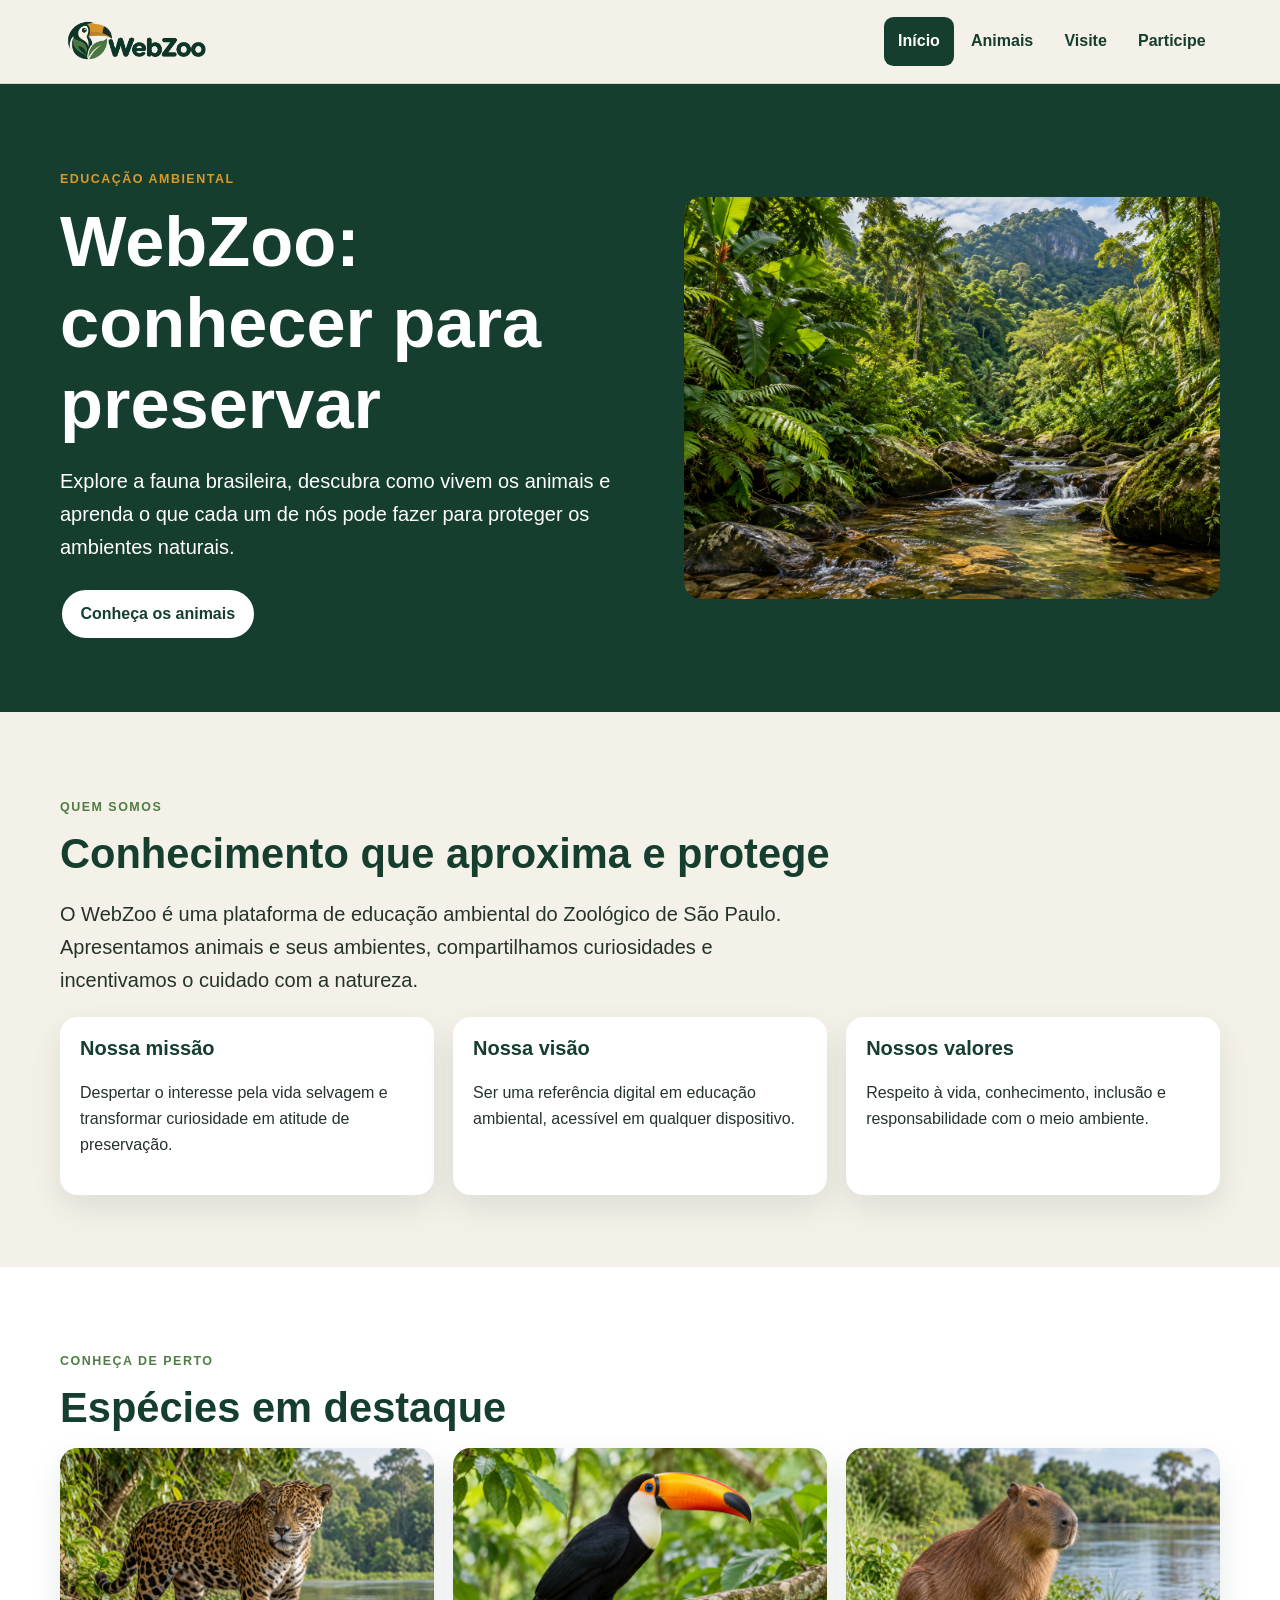
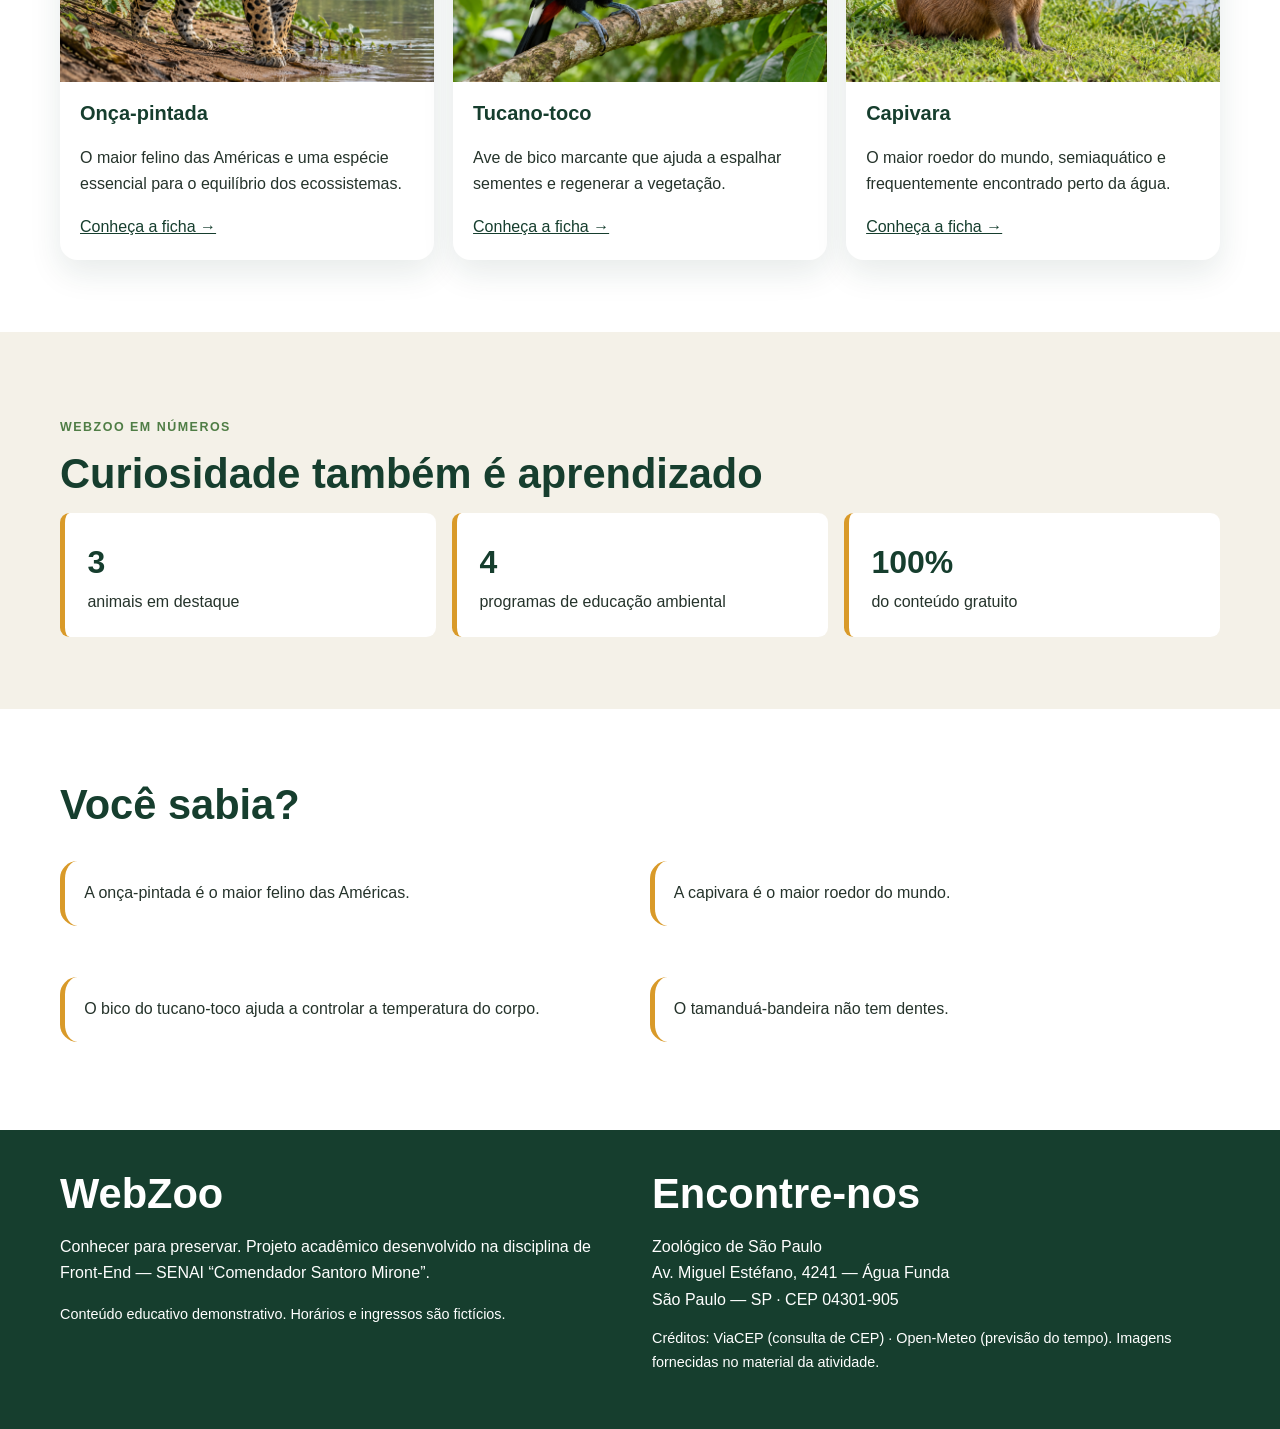
<file: index.html>
<!doctype html>
<html lang="pt-BR"><head><meta charset="utf-8"><meta name="viewport" content="width=device-width, initial-scale=1">
<meta name="description" content="Conheça a fauna brasileira e descubra como proteger os ambientes naturais.">
<title>Início | WebZoo</title><link rel="icon" href="assets/logo/favicon.png" type="image/png"><link rel="stylesheet" href="css/style.css"></head>
<body>
<a class="skip-link" href="#conteudo">Pular para o conteúdo principal</a>
<header class="site-header"><div class="header-inner">
<a href="index.html" aria-label="WebZoo — página inicial"><img class="logo" src="assets/logo/webzoo_logo.png" alt="WebZoo"></a>
<button class="menu-toggle" type="button" aria-label="Abrir menu" aria-controls="primary-navigation" aria-expanded="false">☰</button>
<nav class="site-nav" id="primary-navigation" aria-label="Navegação principal"><a href="index.html" aria-current="page">Início</a><a href="animais.html">Animais</a><a href="visite.html">Visite</a><a href="participe.html">Participe</a></nav>
</div></header><main id="conteudo">
<section class="hero"><div class="container hero-grid"><div><p class="eyebrow">Educação ambiental</p><h1>WebZoo: conhecer para preservar</h1><p class="lead">Explore a fauna brasileira, descubra como vivem os animais e aprenda o que cada um de nós pode fazer para proteger os ambientes naturais.</p><div class="actions"><a class="button button--light" href="animais.html">Conheça os animais</a><a class="button button--outline" href="visite.html">Planeje sua visita</a></div></div><img src="assets/imagens/floresta.png" alt="Paisagem de floresta verde, habitat de diversas espécies brasileiras"></div></section>
<section class="section"><div class="container"><p class="eyebrow">Quem somos</p><h2>Conhecimento que aproxima e protege</h2><p class="lead">O WebZoo é uma plataforma de educação ambiental do Zoológico de São Paulo. Apresentamos animais e seus ambientes, compartilhamos curiosidades e incentivamos o cuidado com a natureza.</p><div class="grid grid--3"><article class="card card-body"><h3>Nossa missão</h3><p>Despertar o interesse pela vida selvagem e transformar curiosidade em atitude de preservação.</p></article><article class="card card-body"><h3>Nossa visão</h3><p>Ser uma referência digital em educação ambiental, acessível em qualquer dispositivo.</p></article><article class="card card-body"><h3>Nossos valores</h3><p>Respeito à vida, conhecimento, inclusão e responsabilidade com o meio ambiente.</p></article></div></div></section>
<section class="section section--white"><div class="container"><p class="eyebrow">Conheça de perto</p><h2>Espécies em destaque</h2><div class="grid grid--3">
<article class="card"><img src="assets/imagens/onca_pintada.png" alt="Onça-pintada com pelagem amarelada e rosetas escuras"><div class="card-body"><h3>Onça-pintada</h3><p>O maior felino das Américas e uma espécie essencial para o equilíbrio dos ecossistemas.</p><a href="animais.html">Conheça a ficha →</a></div></article>
<article class="card"><img src="assets/imagens/tucano_toco.png" alt="Tucano-toco com bico grande alaranjado"><div class="card-body"><h3>Tucano-toco</h3><p>Ave de bico marcante que ajuda a espalhar sementes e regenerar a vegetação.</p><a href="animais.html">Conheça a ficha →</a></div></article>
<article class="card"><img src="assets/imagens/capivara.png" alt="Capivara em ambiente natural"><div class="card-body"><h3>Capivara</h3><p>O maior roedor do mundo, semiaquático e frequentemente encontrado perto da água.</p><a href="animais.html">Conheça a ficha →</a></div></article>
</div></div></section>
<section class="section"><div class="container"><p class="eyebrow">WebZoo em números</p><h2>Curiosidade também é aprendizado</h2><div class="stats"><article class="stat"><strong>3</strong>animais em destaque</article><article class="stat"><strong>4</strong>programas de educação ambiental</article><article class="stat"><strong>100%</strong>do conteúdo gratuito</article></div></div></section>
<section class="section section--white"><div class="container"><h2>Você sabia?</h2><div class="grid grid--2"><p class="notice">A onça-pintada é o maior felino das Américas.</p><p class="notice">A capivara é o maior roedor do mundo.</p><p class="notice">O bico do tucano-toco ajuda a controlar a temperatura do corpo.</p><p class="notice">O tamanduá-bandeira não tem dentes.</p></div></div></section>
</main>
<footer class="site-footer"><div class="container footer-grid">
<section><h2>WebZoo</h2><p>Conhecer para preservar. Projeto acadêmico desenvolvido na disciplina de Front-End — SENAI “Comendador Santoro Mirone”.</p><p class="small">Conteúdo educativo demonstrativo. Horários e ingressos são fictícios.</p></section>
<section><h2>Encontre-nos</h2><address>Zoológico de São Paulo<br>Av. Miguel Estéfano, 4241 — Água Funda<br>São Paulo — SP · CEP 04301-905</address><p class="small">Créditos: ViaCEP (consulta de CEP) · Open-Meteo (previsão do tempo). Imagens fornecidas no material da atividade.</p></section>
</div></footer>
<script src="js/menu.js" defer></script>
</body></html>
</file>
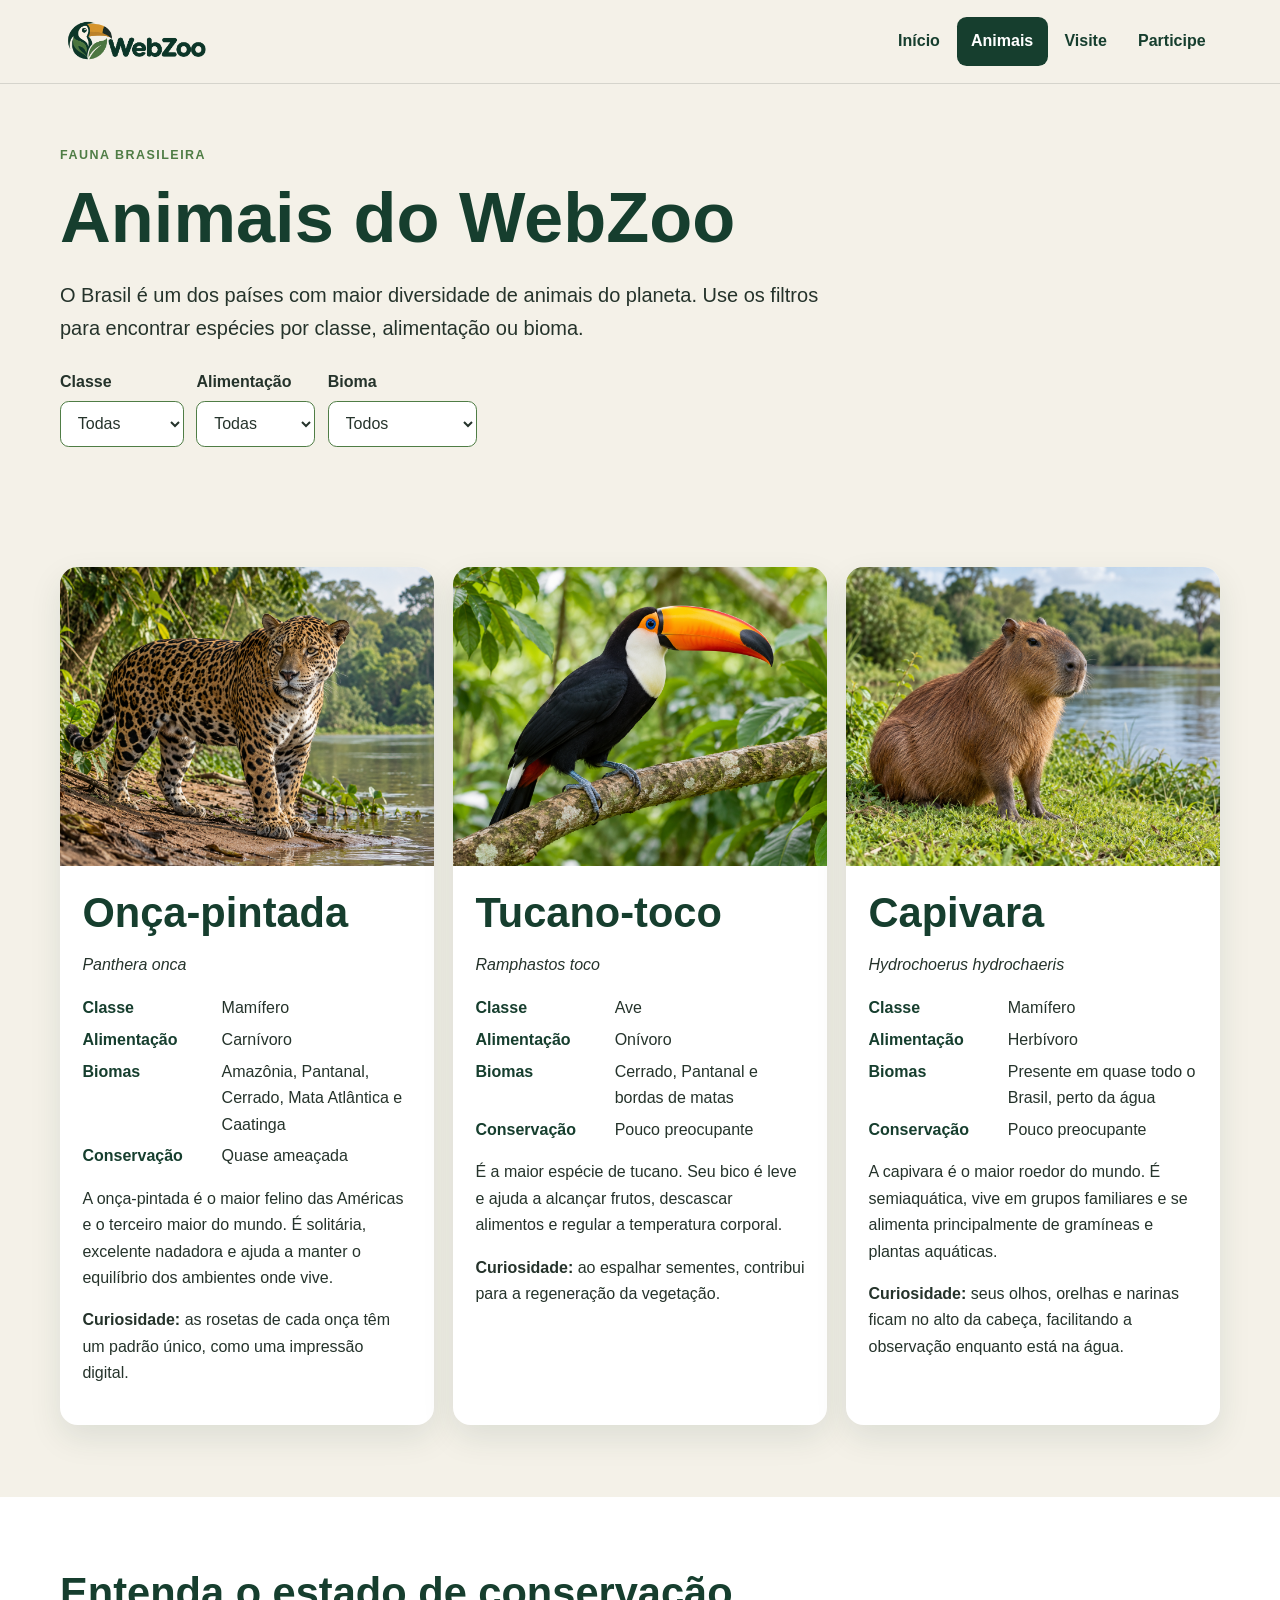
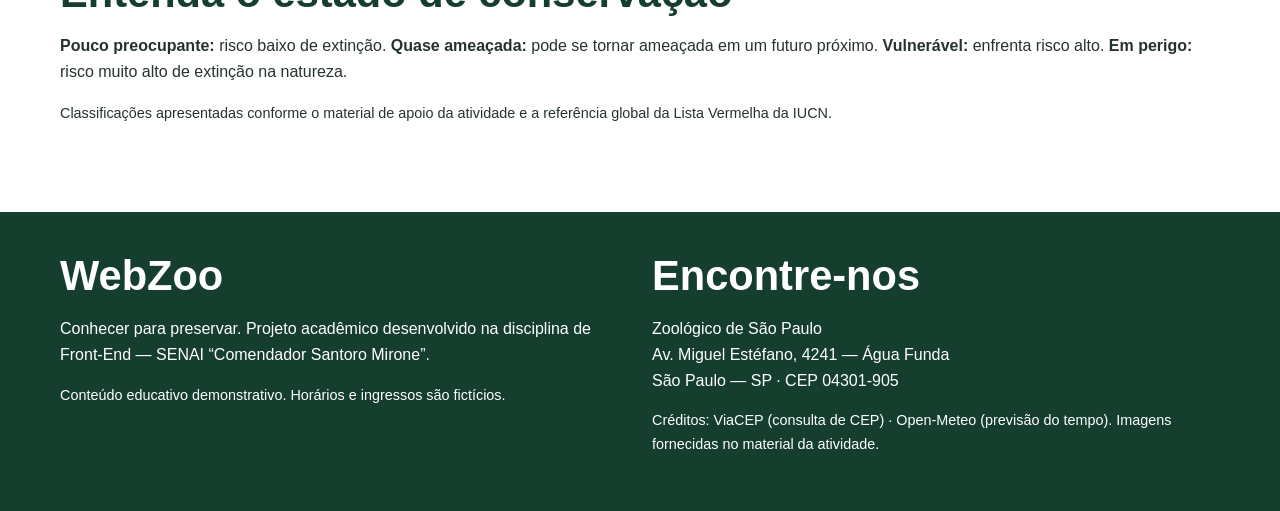
<file: animais.html>
<!doctype html><html lang="pt-BR"><head><meta charset="utf-8"><meta name="viewport" content="width=device-width, initial-scale=1"><meta name="description" content="Fichas de animais da fauna brasileira."><title>Animais | WebZoo</title><link rel="icon" href="assets/logo/favicon.png" type="image/png"><link rel="stylesheet" href="css/style.css"><script src="js/animais.js" defer></script></head><body>
<a class="skip-link" href="#conteudo">Pular para o conteúdo principal</a>
<header class="site-header"><div class="header-inner">
<a href="index.html" aria-label="WebZoo — página inicial"><img class="logo" src="assets/logo/webzoo_logo.png" alt="WebZoo"></a>
<button class="menu-toggle" type="button" aria-label="Abrir menu" aria-controls="primary-navigation" aria-expanded="false">☰</button>
<nav class="site-nav" id="primary-navigation" aria-label="Navegação principal"><a href="index.html">Início</a><a href="animais.html" aria-current="page">Animais</a><a href="visite.html">Visite</a><a href="participe.html">Participe</a></nav>
</div></header><main id="conteudo"><section class="container page-intro"><p class="eyebrow">Fauna brasileira</p><h1>Animais do WebZoo</h1><p class="lead">O Brasil é um dos países com maior diversidade de animais do planeta. Use os filtros para encontrar espécies por classe, alimentação ou bioma.</p>
<div class="filters"><div class="field"><label for="filter-class">Classe</label><select id="filter-class"><option value="">Todas</option><option value="Mamífero">Mamíferos</option><option value="Ave">Aves</option></select></div><div class="field"><label for="filter-food">Alimentação</label><select id="filter-food"><option value="">Todas</option><option>Carnívoro</option><option>Herbívoro</option><option>Onívoro</option></select></div><div class="field"><label for="filter-biome">Bioma</label><select id="filter-biome"><option value="">Todos</option><option>Amazônia</option><option>Cerrado</option><option>Pantanal</option><option>Mata Atlântica</option></select></div></div>
<p id="filter-empty" class="filter-empty" hidden>Nenhum animal encontrado com esses filtros.</p></section>
<section class="container section" aria-label="Fichas dos animais"><div class="grid grid--3">
<article class="card animal-card" data-animal data-class="Mamífero" data-food="Carnívoro" data-biome="Amazônia|Pantanal|Cerrado|Mata Atlântica"><img src="assets/imagens/onca_pintada.png" alt="Onça-pintada, felino de pelagem amarelada com manchas em rosetas"><div class="card-body"><h2>Onça-pintada</h2><p><em>Panthera onca</em></p><dl><dt>Classe</dt><dd>Mamífero</dd><dt>Alimentação</dt><dd>Carnívoro</dd><dt>Biomas</dt><dd>Amazônia, Pantanal, Cerrado, Mata Atlântica e Caatinga</dd><dt>Conservação</dt><dd>Quase ameaçada</dd></dl><p>A onça-pintada é o maior felino das Américas e o terceiro maior do mundo. É solitária, excelente nadadora e ajuda a manter o equilíbrio dos ambientes onde vive.</p><p><strong>Curiosidade:</strong> as rosetas de cada onça têm um padrão único, como uma impressão digital.</p></div></article>
<article class="card animal-card" data-animal data-class="Ave" data-food="Onívoro" data-biome="Cerrado|Pantanal"><img src="assets/imagens/tucano_toco.png" alt="Tucano-toco, ave de plumagem preta e bico alaranjado"><div class="card-body"><h2>Tucano-toco</h2><p><em>Ramphastos toco</em></p><dl><dt>Classe</dt><dd>Ave</dd><dt>Alimentação</dt><dd>Onívoro</dd><dt>Biomas</dt><dd>Cerrado, Pantanal e bordas de matas</dd><dt>Conservação</dt><dd>Pouco preocupante</dd></dl><p>É a maior espécie de tucano. Seu bico é leve e ajuda a alcançar frutos, descascar alimentos e regular a temperatura corporal.</p><p><strong>Curiosidade:</strong> ao espalhar sementes, contribui para a regeneração da vegetação.</p></div></article>
<article class="card animal-card" data-animal data-class="Mamífero" data-food="Herbívoro" data-biome="Amazônia|Pantanal|Cerrado|Mata Atlântica"><img src="assets/imagens/capivara.png" alt="Capivara, maior roedor do mundo, próxima à água"><div class="card-body"><h2>Capivara</h2><p><em>Hydrochoerus hydrochaeris</em></p><dl><dt>Classe</dt><dd>Mamífero</dd><dt>Alimentação</dt><dd>Herbívoro</dd><dt>Biomas</dt><dd>Presente em quase todo o Brasil, perto da água</dd><dt>Conservação</dt><dd>Pouco preocupante</dd></dl><p>A capivara é o maior roedor do mundo. É semiaquática, vive em grupos familiares e se alimenta principalmente de gramíneas e plantas aquáticas.</p><p><strong>Curiosidade:</strong> seus olhos, orelhas e narinas ficam no alto da cabeça, facilitando a observação enquanto está na água.</p></div></article>
</div></section><section class="section section--white"><div class="container"><h2>Entenda o estado de conservação</h2><p><strong>Pouco preocupante:</strong> risco baixo de extinção. <strong>Quase ameaçada:</strong> pode se tornar ameaçada em um futuro próximo. <strong>Vulnerável:</strong> enfrenta risco alto. <strong>Em perigo:</strong> risco muito alto de extinção na natureza.</p><p class="small">Classificações apresentadas conforme o material de apoio da atividade e a referência global da Lista Vermelha da IUCN.</p></div></section></main>
<footer class="site-footer"><div class="container footer-grid">
<section><h2>WebZoo</h2><p>Conhecer para preservar. Projeto acadêmico desenvolvido na disciplina de Front-End — SENAI “Comendador Santoro Mirone”.</p><p class="small">Conteúdo educativo demonstrativo. Horários e ingressos são fictícios.</p></section>
<section><h2>Encontre-nos</h2><address>Zoológico de São Paulo<br>Av. Miguel Estéfano, 4241 — Água Funda<br>São Paulo — SP · CEP 04301-905</address><p class="small">Créditos: ViaCEP (consulta de CEP) · Open-Meteo (previsão do tempo). Imagens fornecidas no material da atividade.</p></section>
</div></footer>
<script src="js/menu.js" defer></script>
</body></html>
</file>
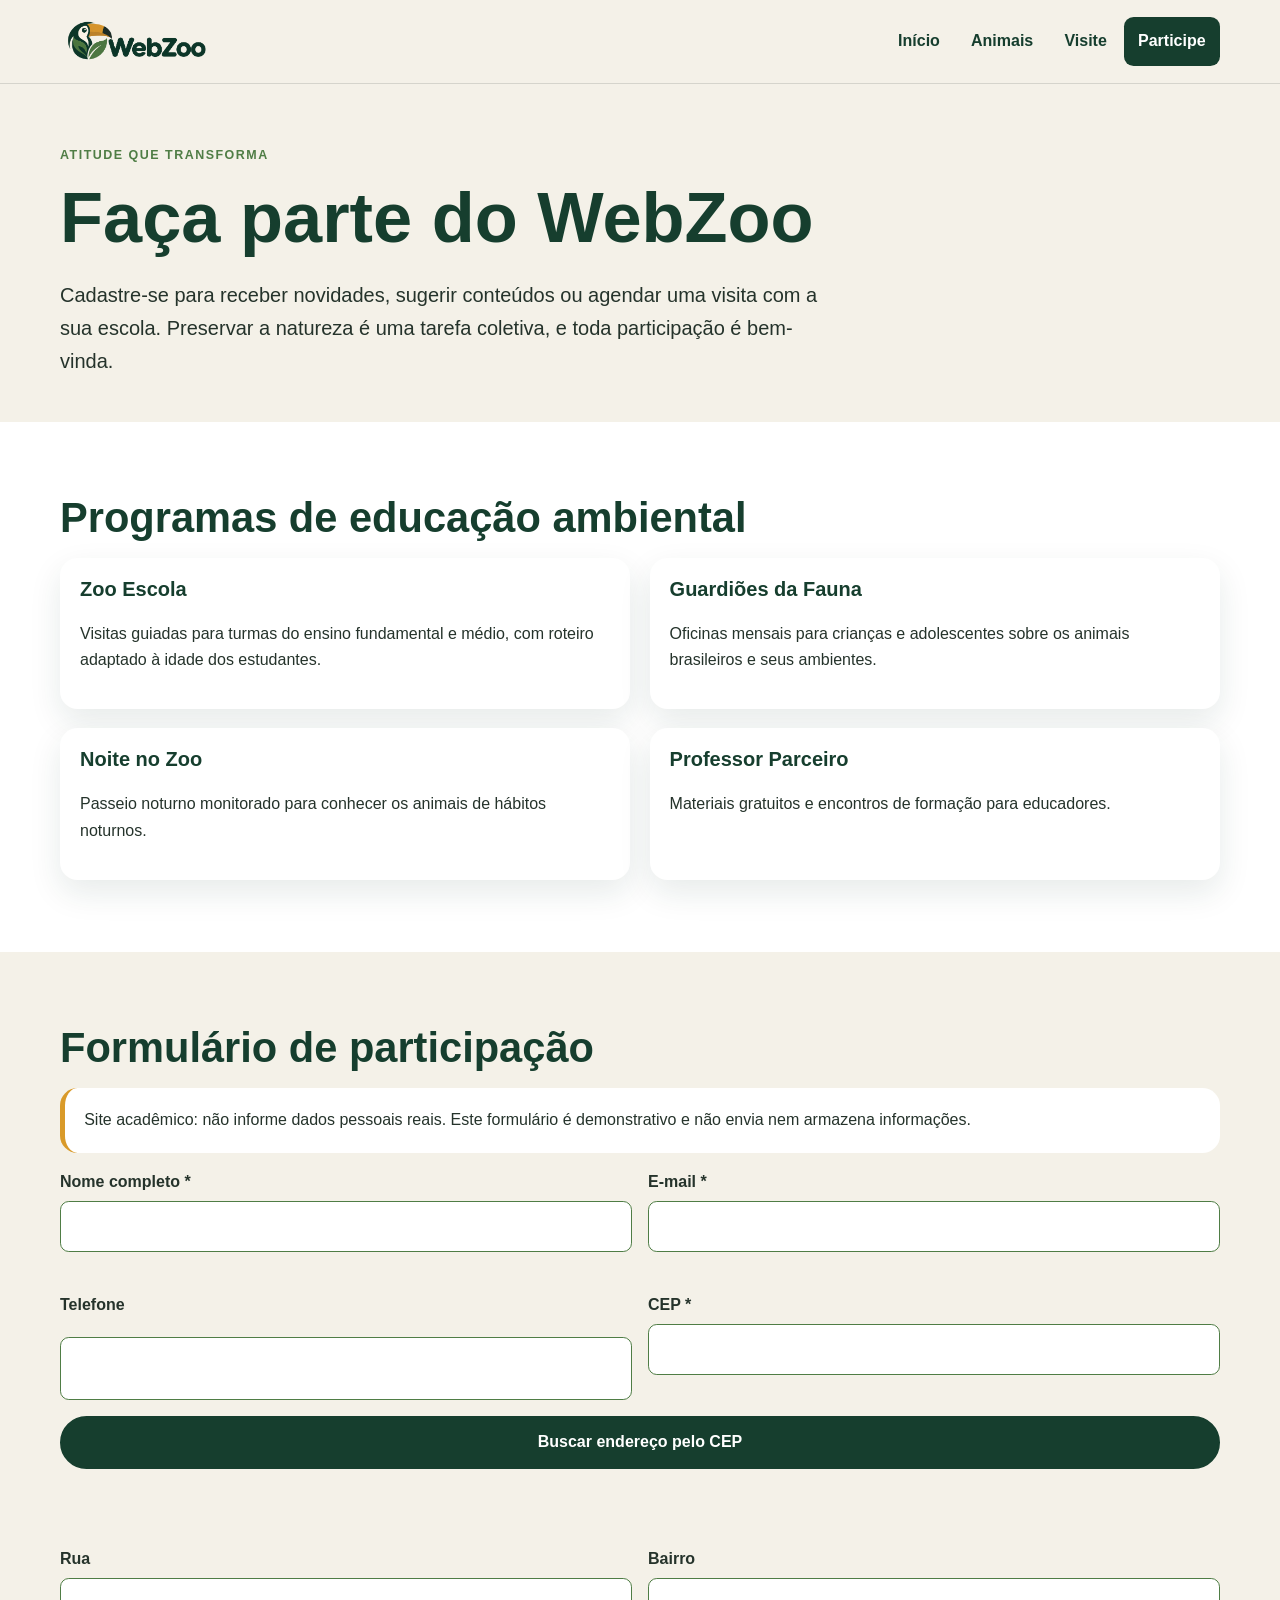
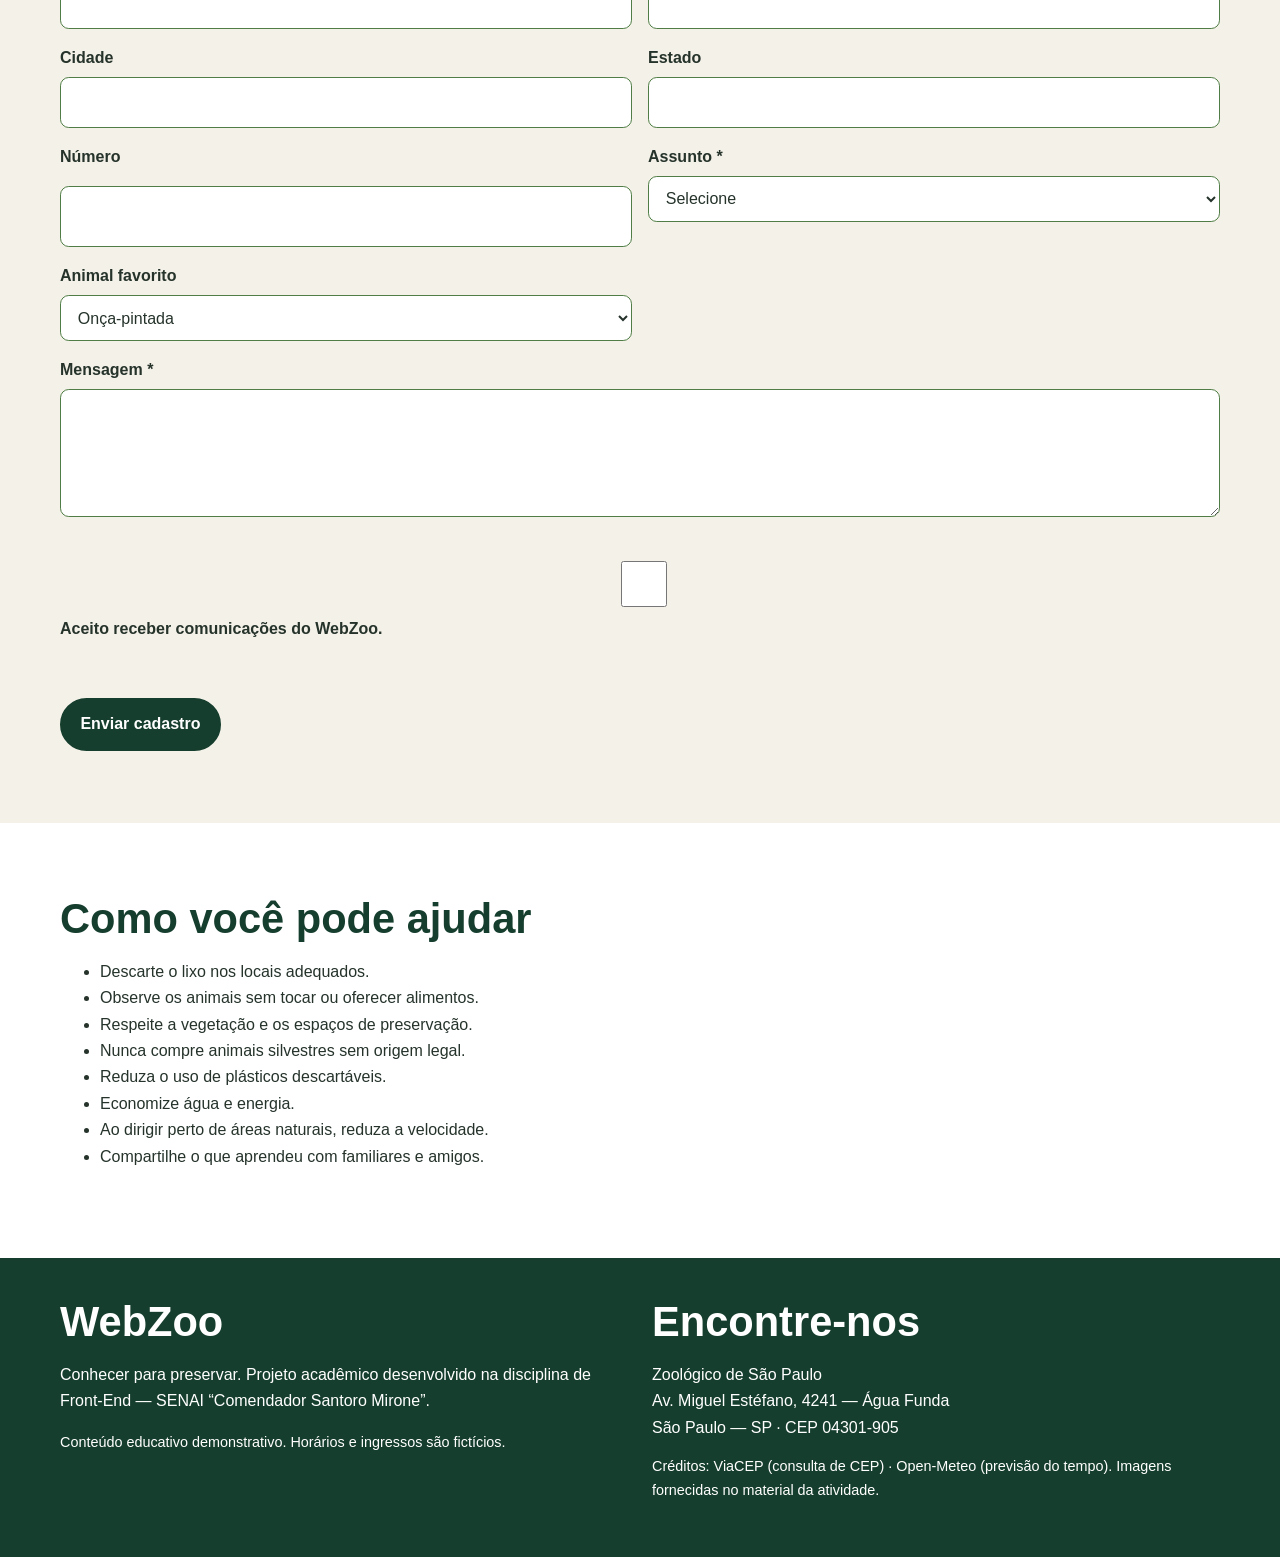
<file: participe.html>
<!doctype html><html lang="pt-BR"><head><meta charset="utf-8"><meta name="viewport" content="width=device-width, initial-scale=1"><meta name="description" content="Participe dos programas de educação ambiental do WebZoo."><title>Participe | WebZoo</title><link rel="icon" href="assets/logo/favicon.png" type="image/png"><link rel="stylesheet" href="css/style.css"><script src="js/cep.js" defer></script><script src="js/formulario.js" defer></script></head><body>
<a class="skip-link" href="#conteudo">Pular para o conteúdo principal</a>
<header class="site-header"><div class="header-inner">
<a href="index.html" aria-label="WebZoo — página inicial"><img class="logo" src="assets/logo/webzoo_logo.png" alt="WebZoo"></a>
<button class="menu-toggle" type="button" aria-label="Abrir menu" aria-controls="primary-navigation" aria-expanded="false">☰</button>
<nav class="site-nav" id="primary-navigation" aria-label="Navegação principal"><a href="index.html">Início</a><a href="animais.html">Animais</a><a href="visite.html">Visite</a><a href="participe.html" aria-current="page">Participe</a></nav>
</div></header><main id="conteudo"><section class="container page-intro"><p class="eyebrow">Atitude que transforma</p><h1>Faça parte do WebZoo</h1><p class="lead">Cadastre-se para receber novidades, sugerir conteúdos ou agendar uma visita com a sua escola. Preservar a natureza é uma tarefa coletiva, e toda participação é bem-vinda.</p></section>
<section class="section section--white"><div class="container"><h2>Programas de educação ambiental</h2><div class="grid grid--2"><article class="card card-body"><h3>Zoo Escola</h3><p>Visitas guiadas para turmas do ensino fundamental e médio, com roteiro adaptado à idade dos estudantes.</p></article><article class="card card-body"><h3>Guardiões da Fauna</h3><p>Oficinas mensais para crianças e adolescentes sobre os animais brasileiros e seus ambientes.</p></article><article class="card card-body"><h3>Noite no Zoo</h3><p>Passeio noturno monitorado para conhecer os animais de hábitos noturnos.</p></article><article class="card card-body"><h3>Professor Parceiro</h3><p>Materiais gratuitos e encontros de formação para educadores.</p></article></div></div></section>
<section class="section"><div class="container"><h2>Formulário de participação</h2><p class="notice">Site acadêmico: não informe dados pessoais reais. Este formulário é demonstrativo e não envia nem armazena informações.</p><form id="participation-form" novalidate><div class="form-grid">
<div class="field"><label for="name">Nome completo *</label><input id="name" name="name" autocomplete="name" required><span id="name-error" class="field-error"></span></div>
<div class="field"><label for="email">E-mail *</label><input id="email" name="email" type="email" autocomplete="email" required><span id="email-error" class="field-error"></span></div>
<div class="field"><label for="phone">Telefone</label><input id="phone" name="phone" type="tel" autocomplete="tel"></div>
<div class="field"><label for="cep">CEP *</label><input id="cep" name="cep" inputmode="numeric" autocomplete="postal-code" maxlength="8" required><span id="cep-error" class="field-error"></span></div>
<div class="field full"><button id="cep-button" type="button">Buscar endereço pelo CEP</button><p id="cep-result" class="api-result" aria-live="polite"></p></div>
<div class="field"><label for="street">Rua</label><input id="street" name="street" autocomplete="address-line1" readonly></div>
<div class="field"><label for="neighborhood">Bairro</label><input id="neighborhood" name="neighborhood" readonly></div>
<div class="field"><label for="city">Cidade</label><input id="city" name="city" autocomplete="address-level2" readonly></div>
<div class="field"><label for="state">Estado</label><input id="state" name="state" autocomplete="address-level1" readonly></div>
<div class="field"><label for="number">Número</label><input id="number" name="number"></div>
<div class="field"><label for="subject">Assunto *</label><select id="subject" name="subject" required><option value="">Selecione</option><option>Receber novidades</option><option>Visita escolar</option><option>Sugerir conteúdo</option><option>Outro</option></select><span id="subject-error" class="field-error"></span></div>
<div class="field"><label for="favorite">Animal favorito</label><select id="favorite" name="favorite"><option>Onça-pintada</option><option>Tucano-toco</option><option>Capivara</option></select></div>
<div class="field full"><label for="message">Mensagem *</label><textarea id="message" name="message" required minlength="10"></textarea><span id="message-error" class="field-error"></span></div>
<div class="field full"><label><input id="consent" name="consent" type="checkbox" required> Aceito receber comunicações do WebZoo.</label></div>
</div><p id="form-status" class="api-result" aria-live="polite"></p><button type="submit">Enviar cadastro</button></form></div></section>
<section class="section section--white"><div class="container"><h2>Como você pode ajudar</h2><ul><li>Descarte o lixo nos locais adequados.</li><li>Observe os animais sem tocar ou oferecer alimentos.</li><li>Respeite a vegetação e os espaços de preservação.</li><li>Nunca compre animais silvestres sem origem legal.</li><li>Reduza o uso de plásticos descartáveis.</li><li>Economize água e energia.</li><li>Ao dirigir perto de áreas naturais, reduza a velocidade.</li><li>Compartilhe o que aprendeu com familiares e amigos.</li></ul></div></section></main>
<footer class="site-footer"><div class="container footer-grid">
<section><h2>WebZoo</h2><p>Conhecer para preservar. Projeto acadêmico desenvolvido na disciplina de Front-End — SENAI “Comendador Santoro Mirone”.</p><p class="small">Conteúdo educativo demonstrativo. Horários e ingressos são fictícios.</p></section>
<section><h2>Encontre-nos</h2><address>Zoológico de São Paulo<br>Av. Miguel Estéfano, 4241 — Água Funda<br>São Paulo — SP · CEP 04301-905</address><p class="small">Créditos: ViaCEP (consulta de CEP) · Open-Meteo (previsão do tempo). Imagens fornecidas no material da atividade.</p></section>
</div></footer>
<script src="js/menu.js" defer></script>
</body></html>
</file>
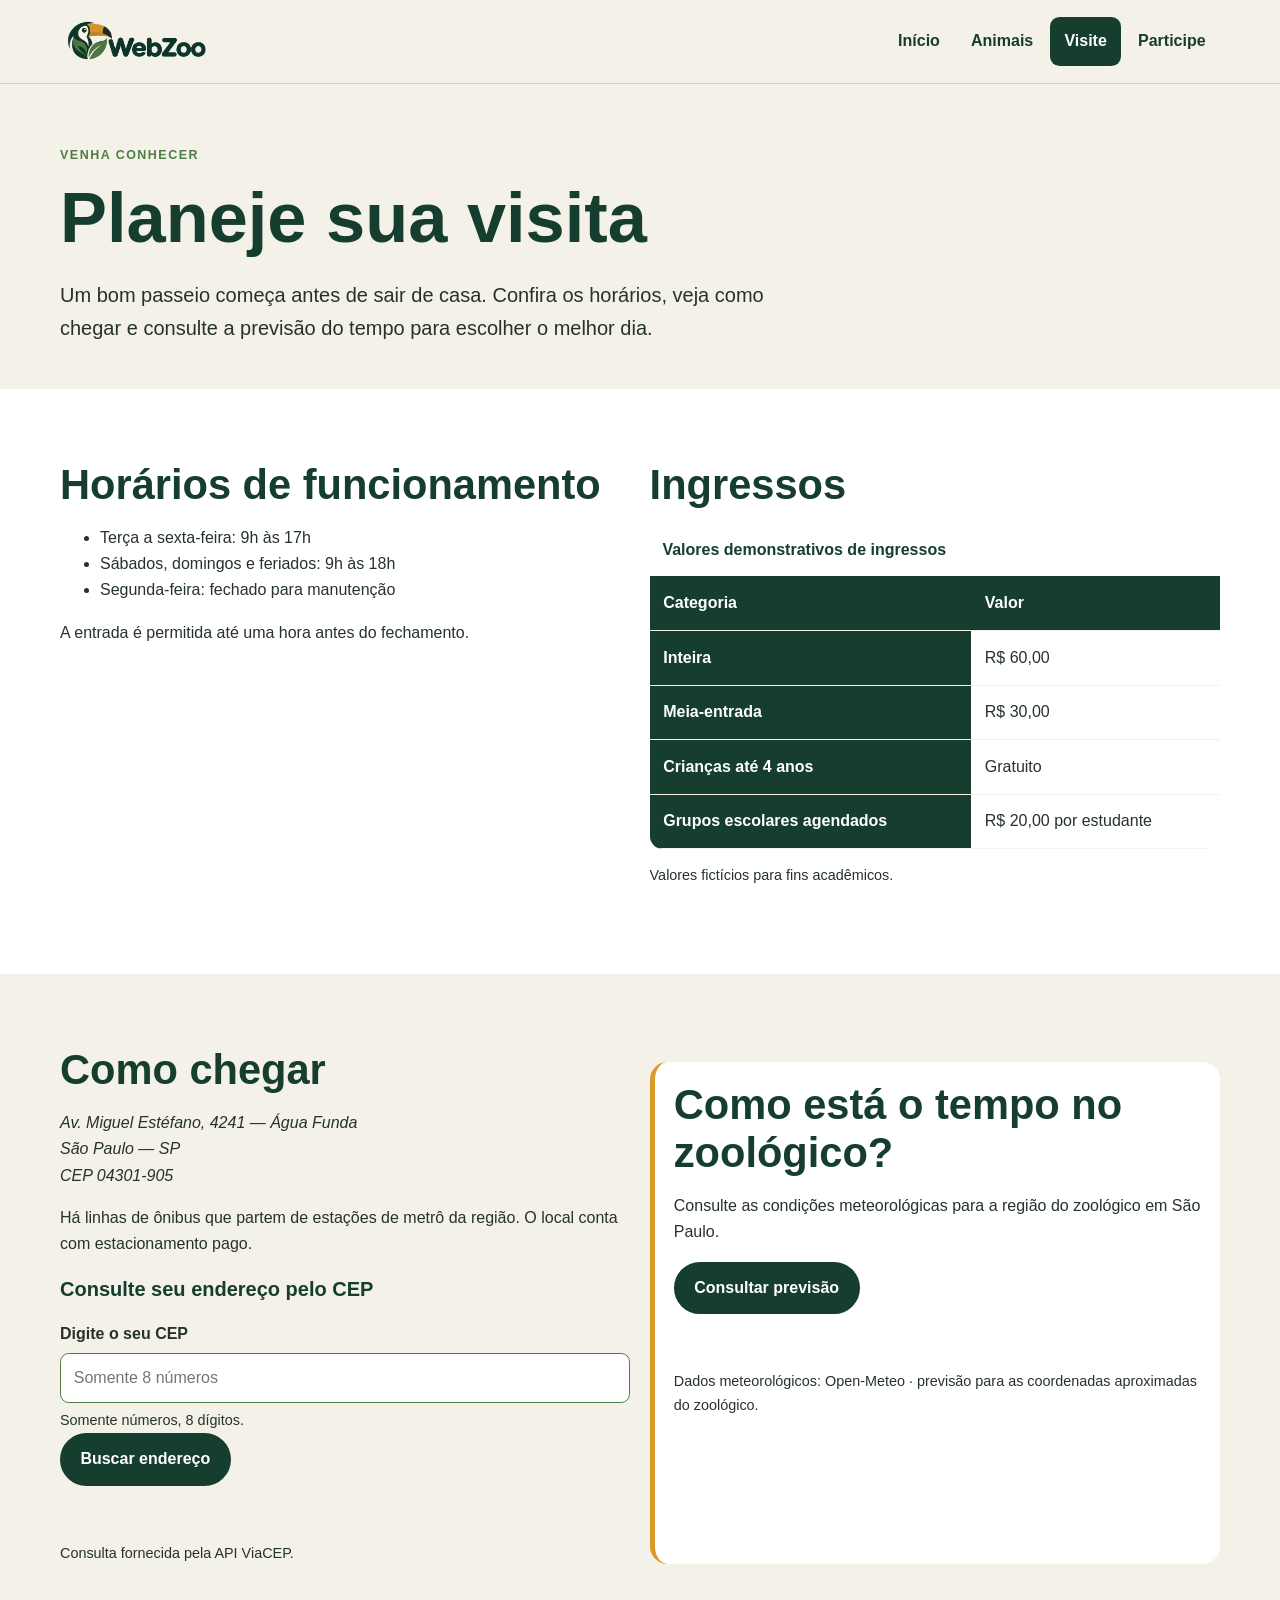
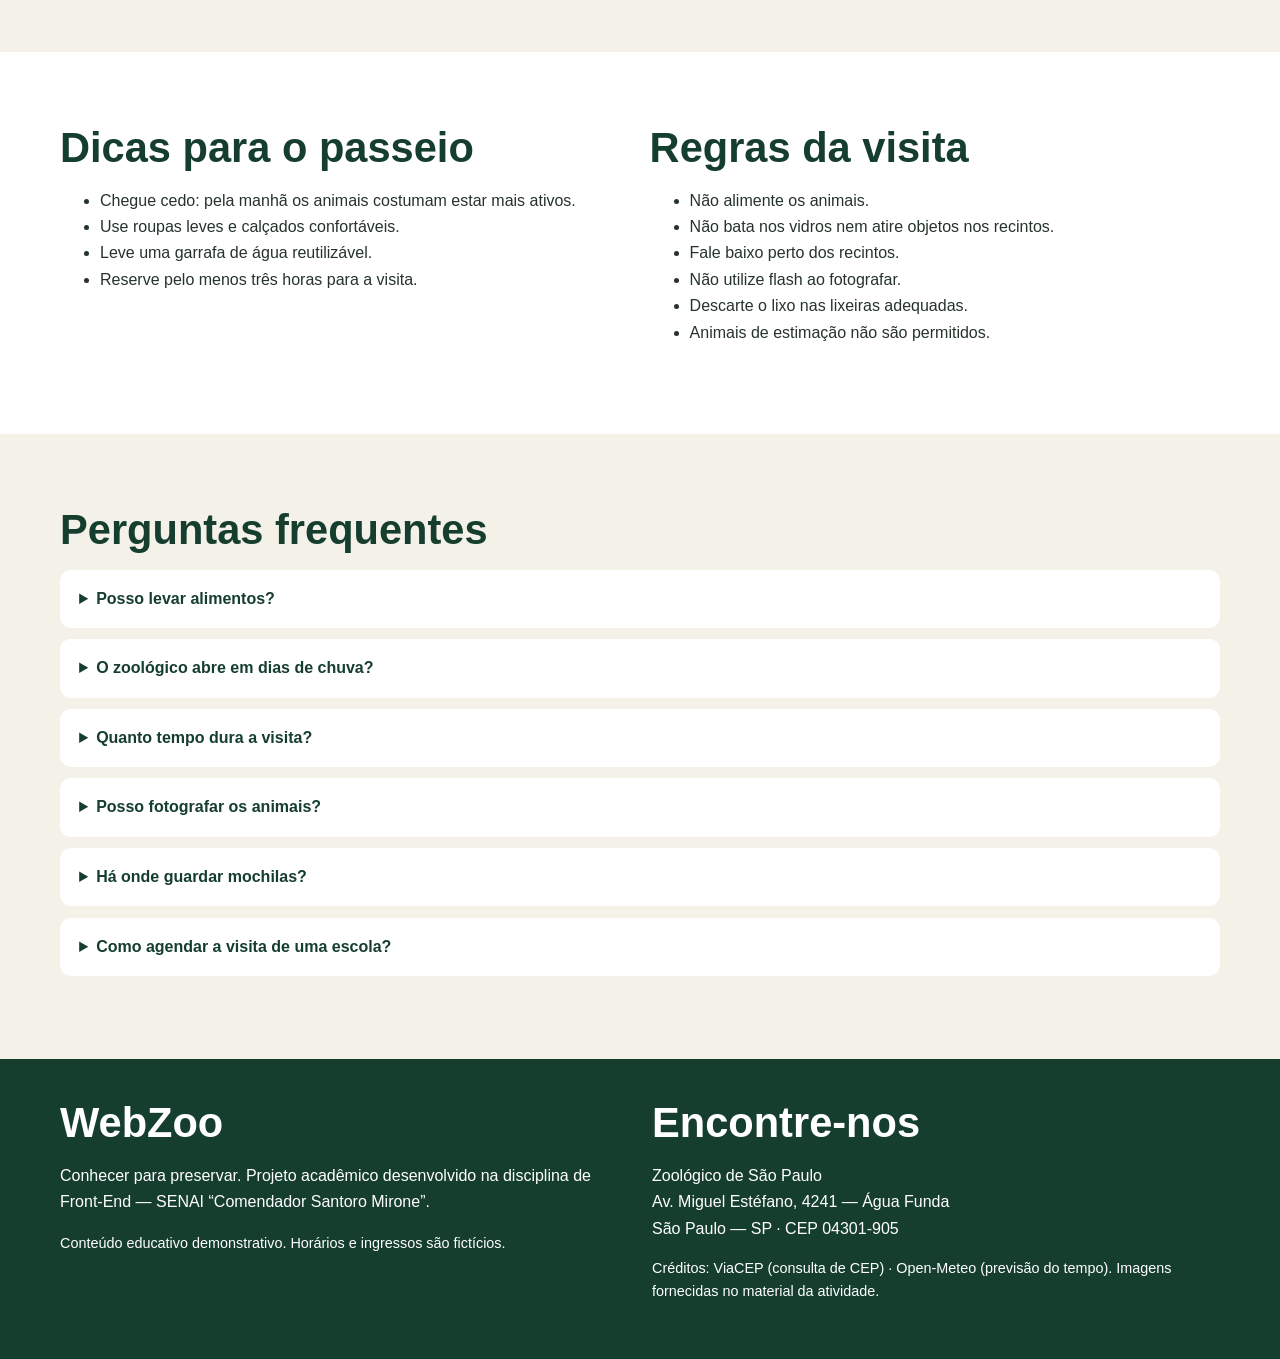
<file: visite.html>
<!doctype html><html lang="pt-BR"><head><meta charset="utf-8"><meta name="viewport" content="width=device-width, initial-scale=1"><meta name="description" content="Horários, ingressos e informações para planejar sua visita ao WebZoo."><title>Visite | WebZoo</title><link rel="icon" href="assets/logo/favicon.png" type="image/png"><link rel="stylesheet" href="css/style.css"><script src="js/cep.js" defer></script><script src="js/clima.js" defer></script></head><body>
<a class="skip-link" href="#conteudo">Pular para o conteúdo principal</a>
<header class="site-header"><div class="header-inner">
<a href="index.html" aria-label="WebZoo — página inicial"><img class="logo" src="assets/logo/webzoo_logo.png" alt="WebZoo"></a>
<button class="menu-toggle" type="button" aria-label="Abrir menu" aria-controls="primary-navigation" aria-expanded="false">☰</button>
<nav class="site-nav" id="primary-navigation" aria-label="Navegação principal"><a href="index.html">Início</a><a href="animais.html">Animais</a><a href="visite.html" aria-current="page">Visite</a><a href="participe.html">Participe</a></nav>
</div></header><main id="conteudo"><section class="container page-intro"><p class="eyebrow">Venha conhecer</p><h1>Planeje sua visita</h1><p class="lead">Um bom passeio começa antes de sair de casa. Confira os horários, veja como chegar e consulte a previsão do tempo para escolher o melhor dia.</p></section>
<section class="section section--white"><div class="container grid grid--2"><article><h2>Horários de funcionamento</h2><ul><li>Terça a sexta-feira: 9h às 17h</li><li>Sábados, domingos e feriados: 9h às 18h</li><li>Segunda-feira: fechado para manutenção</li></ul><p>A entrada é permitida até uma hora antes do fechamento.</p></article><article><h2>Ingressos</h2><div class="table-wrap"><table><caption>Valores demonstrativos de ingressos</caption><thead><tr><th scope="col">Categoria</th><th scope="col">Valor</th></tr></thead><tbody><tr><th scope="row">Inteira</th><td>R$ 60,00</td></tr><tr><th scope="row">Meia-entrada</th><td>R$ 30,00</td></tr><tr><th scope="row">Crianças até 4 anos</th><td>Gratuito</td></tr><tr><th scope="row">Grupos escolares agendados</th><td>R$ 20,00 por estudante</td></tr></tbody></table></div><p class="small">Valores fictícios para fins acadêmicos.</p></article></div></section>
<section class="section"><div class="container grid grid--2"><article><h2>Como chegar</h2><address>Av. Miguel Estéfano, 4241 — Água Funda<br>São Paulo — SP<br>CEP 04301-905</address><p>Há linhas de ônibus que partem de estações de metrô da região. O local conta com estacionamento pago.</p><h3>Consulte seu endereço pelo CEP</h3><form id="cep-form" novalidate><div class="field"><label for="cep">Digite o seu CEP</label><input id="cep" name="cep" inputmode="numeric" autocomplete="postal-code" maxlength="8" placeholder="Somente 8 números"><span class="small">Somente números, 8 dígitos.</span></div><button id="cep-button" type="submit">Buscar endereço</button></form><p id="cep-result" class="api-result" aria-live="polite"></p><p class="small">Consulta fornecida pela API ViaCEP.</p></article><article class="api-panel"><h2>Como está o tempo no zoológico?</h2><p>Consulte as condições meteorológicas para a região do zoológico em São Paulo.</p><button id="weather-button" type="button">Consultar previsão</button><p id="weather-result" class="api-result" aria-live="polite"></p><p id="weather-tip" aria-live="polite"></p><p class="small">Dados meteorológicos: Open-Meteo · previsão para as coordenadas aproximadas do zoológico.</p></article></div></section>
<section class="section section--white"><div class="container grid grid--2"><article><h2>Dicas para o passeio</h2><ul><li>Chegue cedo: pela manhã os animais costumam estar mais ativos.</li><li>Use roupas leves e calçados confortáveis.</li><li>Leve uma garrafa de água reutilizável.</li><li>Reserve pelo menos três horas para a visita.</li></ul></article><article><h2>Regras da visita</h2><ul><li>Não alimente os animais.</li><li>Não bata nos vidros nem atire objetos nos recintos.</li><li>Fale baixo perto dos recintos.</li><li>Não utilize flash ao fotografar.</li><li>Descarte o lixo nas lixeiras adequadas.</li><li>Animais de estimação não são permitidos.</li></ul></article></div></section>
<section class="section"><div class="container"><h2>Perguntas frequentes</h2><details><summary>Posso levar alimentos?</summary><p>Sim. Há áreas de piquenique para lanches trazidos de casa. Não é permitido oferecer alimentos aos animais.</p></details><details><summary>O zoológico abre em dias de chuva?</summary><p>Sim, o funcionamento é normal. Algumas atividades ao ar livre podem ser suspensas em caso de tempestade.</p></details><details><summary>Quanto tempo dura a visita?</summary><p>Em média, de três a quatro horas para percorrer os principais recintos.</p></details><details><summary>Posso fotografar os animais?</summary><p>Sim, sem o uso de flash e sem ultrapassar as barreiras de segurança.</p></details><details><summary>Há onde guardar mochilas?</summary><p>Sim, há guarda-volumes próximo à entrada, mediante disponibilidade.</p></details><details><summary>Como agendar a visita de uma escola?</summary><p>Preencha o formulário da página Participe e selecione a opção “Visita escolar”.</p></details></div></section></main>
<footer class="site-footer"><div class="container footer-grid">
<section><h2>WebZoo</h2><p>Conhecer para preservar. Projeto acadêmico desenvolvido na disciplina de Front-End — SENAI “Comendador Santoro Mirone”.</p><p class="small">Conteúdo educativo demonstrativo. Horários e ingressos são fictícios.</p></section>
<section><h2>Encontre-nos</h2><address>Zoológico de São Paulo<br>Av. Miguel Estéfano, 4241 — Água Funda<br>São Paulo — SP · CEP 04301-905</address><p class="small">Créditos: ViaCEP (consulta de CEP) · Open-Meteo (previsão do tempo). Imagens fornecidas no material da atividade.</p></section>
</div></footer>
<script src="js/menu.js" defer></script>
</body></html>
</file>
<file: css/style.css>
:root {
  --verde-floresta: #163E2E;
  --verde-folha: #4F7D45;
  --ocre: #D99A29;
  --areia-clara: #F4F1E8;
  --carvao: #25332B;
  --branco: #FFFFFF;
  --sombra: 0 0.8rem 2rem rgb(22 62 46 / 10%);
  --raio: 1.1rem;
}
* { box-sizing: border-box; }
html { scroll-behavior: smooth; }
body {
  margin: 0; background: var(--areia-clara); color: var(--carvao);
  font-family: Arial, Helvetica, sans-serif; line-height: 1.65;
}
img { display: block; max-width: 100%; height: auto; }
a { color: var(--verde-floresta); }
a:hover { color: var(--verde-folha); }
button, input, select, textarea { font: inherit; }
button, .button {
  min-height: 2.85rem; display: inline-flex; align-items: center; justify-content: center;
  padding: .7rem 1.15rem; border: 2px solid var(--verde-floresta); border-radius: 999px;
  background: var(--verde-floresta); color: var(--branco); text-decoration: none;
  font-weight: 700; cursor: pointer; transition: transform .2s, background .2s;
}
button:hover, .button:hover { background: var(--verde-folha); color: var(--branco); transform: translateY(-2px); }
.button--light { background: var(--branco); color: var(--verde-floresta); }
.button--outline { background: transparent; color: var(--verde-floresta); }
button:disabled { opacity: .65; cursor: wait; transform: none; }
:focus-visible { outline: 3px solid var(--ocre); outline-offset: 4px; }
.skip-link {
  position: absolute; left: .75rem; top: -8rem; z-index: 1000;
  padding: .8rem 1rem; background: var(--branco); color: var(--verde-floresta);
}
.skip-link:focus { top: .75rem; }
.site-header { position: sticky; top: 0; z-index: 50; background: var(--areia-clara); border-bottom: 1px solid rgb(37 51 43 / 15%); }
.header-inner {
  width: min(100% - 2rem, 1160px); margin: auto; min-height: 5.2rem;
  display: flex; align-items: center; justify-content: space-between; gap: 1rem;
}
.logo { width: 9.5rem; }
.menu-toggle { display: inline-flex; width: 2.9rem; padding: .4rem; font-size: 1.35rem; }
.site-nav { display: none; position: absolute; top: 100%; left: 0; right: 0; padding: .8rem 1rem 1.2rem; background: var(--areia-clara); box-shadow: var(--sombra); }
.site-nav.is-open { display: grid; gap: .25rem; }
.site-nav a { padding: .7rem .9rem; min-height: 2.8rem; text-decoration: none; font-weight: 700; border-radius: .6rem; }
.site-nav a[aria-current="page"] { background: var(--verde-floresta); color: var(--branco); }
main { min-height: 65vh; }
.container { width: min(100% - 2rem, 1160px); margin-inline: auto; }
.section { padding: 3.5rem 0; }
.section--white { background: var(--branco); }
.eyebrow { color: var(--verde-folha); text-transform: uppercase; letter-spacing: .12em; font-size: .78rem; font-weight: 800; }
h1, h2, h3 { color: var(--verde-floresta); line-height: 1.15; }
h1 { font-size: clamp(2.25rem, 6vw, 4.4rem); margin: .5rem 0 1rem; }
h2 { font-size: clamp(1.7rem, 4vw, 2.6rem); margin: 0 0 1rem; }
h3 { font-size: 1.25rem; }
.lead { max-width: 48rem; font-size: clamp(1.05rem, 2vw, 1.25rem); }
.hero { background: var(--verde-floresta); color: var(--branco); }
.hero-grid { display: grid; gap: 2rem; align-items: center; padding-block: 3rem; }
.hero h1, .hero h2 { color: var(--branco); }
.hero p { max-width: 38rem; }
.hero .eyebrow { color: var(--ocre); }
.hero img { width: 100%; aspect-ratio: 4 / 3; object-fit: cover; border-radius: var(--raio); }
.actions { display: flex; flex-wrap: wrap; gap: .75rem; margin-top: 1.5rem; }
.grid { display: grid; grid-template-columns: 1fr; gap: 1.2rem; }
.card { background: var(--branco); border-radius: var(--raio); overflow: hidden; box-shadow: var(--sombra); }
.card img { width: 100%; aspect-ratio: 16 / 10; object-fit: cover; }
.card-body { padding: 1.25rem; }
.card h3 { margin-top: 0; }
.pill { display: inline-block; background: var(--areia-clara); color: var(--verde-floresta); border-radius: 999px; padding: .25rem .65rem; margin: .15rem; font-size: .85rem; font-weight: 700; }
.stats { display: grid; grid-template-columns: 1fr; gap: 1rem; }
.stat { padding: 1.4rem; border-left: .35rem solid var(--ocre); background: var(--branco); border-radius: .6rem; }
.stat strong { display: block; color: var(--verde-floresta); font-size: 2rem; }
.page-intro { padding: 3rem 0 1.5rem; }
.animal-card img { aspect-ratio: 5 / 4; }
.animal-card .card-body { padding: 1.4rem; }
.animal-card dl { display: grid; grid-template-columns: 8rem 1fr; gap: .35rem .7rem; }
.animal-card dt { font-weight: 800; color: var(--verde-floresta); }
.animal-card dd { margin: 0; }
.filters { display: flex; flex-wrap: wrap; gap: .8rem; align-items: end; margin: 1.5rem 0; }
.field { display: grid; gap: .35rem; min-width: 0; }
.field label { font-weight: 700; }
.field input, .field select, .field textarea {
  width: 100%; min-height: 2.9rem; padding: .7rem .8rem; border: 1px solid var(--verde-folha);
  border-radius: .55rem; background: var(--branco); color: var(--carvao);
}
.field textarea { min-height: 8rem; resize: vertical; }
.field [aria-invalid="true"] { border: 2px solid var(--verde-floresta); }
.field-error { min-height: 1.2rem; color: var(--verde-floresta); font-size: .9rem; font-weight: 700; }
.form-grid { display: grid; grid-template-columns: 1fr; gap: 1rem; }
.full { grid-column: 1 / -1; }
.notice, .api-panel { padding: 1.2rem; border-radius: var(--raio); background: var(--branco); border-left: .35rem solid var(--ocre); }
.api-panel { margin-block: 1rem; }
.api-panel h3 { margin-top: 0; }
.api-result { min-height: 1.5rem; }
.table-wrap { overflow-x: auto; }
table { width: 100%; border-collapse: collapse; background: var(--branco); border-radius: .8rem; overflow: hidden; }
caption { text-align: left; font-weight: 700; padding: .8rem; color: var(--verde-floresta); }
th, td { text-align: left; padding: .85rem; border-bottom: 1px solid var(--areia-clara); }
th { background: var(--verde-floresta); color: var(--branco); }
details { background: var(--branco); padding: 1rem 1.2rem; border-radius: .7rem; margin: .7rem 0; }
summary { color: var(--verde-floresta); font-weight: 800; cursor: pointer; }
.site-footer { padding: 2.5rem 0; background: var(--verde-floresta); color: var(--branco); }
.site-footer h2, .site-footer a { color: var(--branco); }
.footer-grid { display: grid; gap: 1.5rem; }
.site-footer address { font-style: normal; }
.small { font-size: .9rem; }
.filter-empty { padding: 1rem; background: var(--branco); border-radius: .7rem; }
.back-top { position: fixed; bottom: 1rem; right: 1rem; z-index: 20; }
@media (min-width: 768px) {
  .menu-toggle { display: none; }
  .site-nav { display: flex; position: static; padding: 0; box-shadow: none; gap: .15rem; }
  .hero-grid { grid-template-columns: 1.05fr .95fr; padding-block: 4.5rem; }
  .grid--2 { grid-template-columns: repeat(2, 1fr); }
  .stats { grid-template-columns: repeat(3, 1fr); }
  .form-grid { grid-template-columns: repeat(2, minmax(0, 1fr)); }
  .footer-grid { grid-template-columns: 1fr 1fr; }
}
@media (min-width: 1024px) {
  .grid--3 { grid-template-columns: repeat(3, 1fr); }
  .section { padding: 4.5rem 0; }
}
@media (prefers-reduced-motion: reduce) {
  *, *::before, *::after { scroll-behavior: auto !important; transition-duration: .01ms !important; animation-duration: .01ms !important; }
}
</file>
